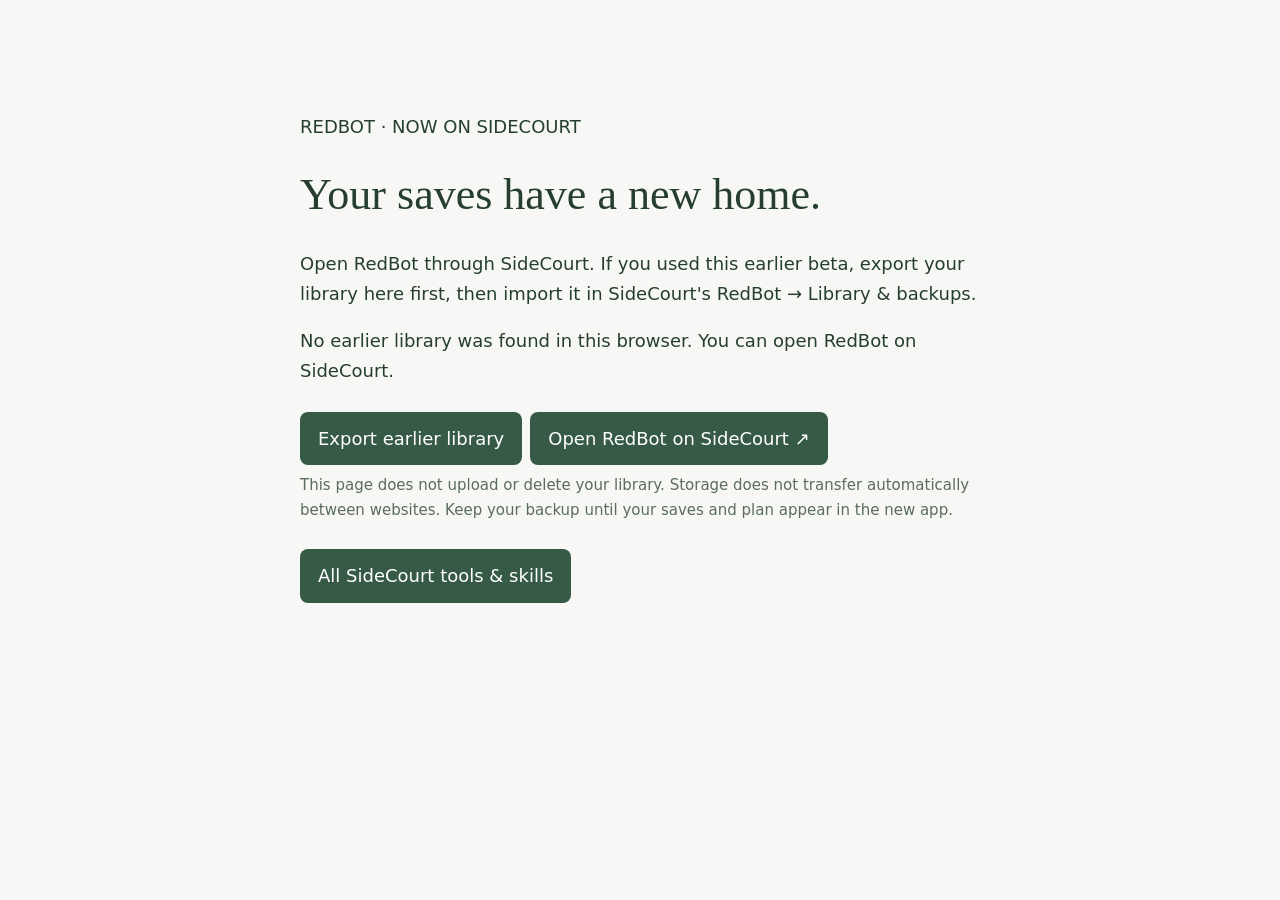
<file: index.html>
<!doctype html><html lang="en"><head><meta charset="utf-8"><meta name="viewport" content="width=device-width,initial-scale=1"><title>RedBot has moved to SideCourt</title><meta name="description" content="Open RedBot through SideCourt. Export an existing GitHub Pages browser library before moving."><link rel="canonical" href="https://sidecourt.space/drops/redbot/"><style>body{max-width:680px;margin:70px auto;padding:24px;background:#f7f8f5;color:#263e30;font:18px/1.65 system-ui}h1{font:44px/1.1 Georgia,serif}a,button{display:inline-block;padding:12px 18px;background:#365a46;color:white;border:0;border-radius:8px;text-decoration:none;font:inherit;margin:8px 8px 8px 0}small{display:block;color:#5b6c5c}</style></head><body><p>REDBOT · NOW ON SIDECOURT</p><h1>Your saves have a new home.</h1><p>Open RedBot through SideCourt. If you used this earlier beta, export your library here first, then import it in SideCourt's RedBot → Library & backups.</p><p id="status" role="status">Checking this browser's earlier library...</p><button id="export" disabled>Export earlier library</button><a href="https://sidecourt.space/drops/redbot/app/">Open RedBot on SideCourt ↗</a><small>This page does not upload or delete your library. Storage does not transfer automatically between websites. Keep your backup until your saves and plan appear in the new app.</small><p><a href="https://sidecourt.space/tools/">All SideCourt tools & skills</a></p><script>
let library;const status=document.querySelector('#status'),button=document.querySelector('#export');
function fallback(){try{return JSON.parse(localStorage.getItem('shelf.library.v1')||'null')}catch{return null}}
function show(value,failed=false){library=value||fallback();if(Array.isArray(library?.items)){status.textContent=library.items.length+' saved items found in this browser. Export before moving.';button.disabled=false;}else status.textContent=failed?'The earlier library could not be read. It has not been deleted. Keep this browser data and contact Ming before moving.':'No earlier library was found in this browser. You can open RedBot on SideCourt.';}
try{const request=indexedDB.open('shelf-v1',1);request.onupgradeneeded=()=>{if(!request.result.objectStoreNames.contains('library'))request.result.createObjectStore('library')};request.onerror=()=>show(null,true);request.onsuccess=()=>{const db=request.result;try{const read=db.transaction('library').objectStore('library').get('current');read.onsuccess=()=>{show(read.result);db.close()};read.onerror=()=>{show(null,true);db.close()};}catch{show(null,true);db.close()}};}catch{show(null,true)}
button.onclick=()=>{if(!library)return;const url=URL.createObjectURL(new Blob([JSON.stringify(library)],{type:'application/json'}));const a=document.createElement('a');a.href=url;a.download='RedBot-before-SideCourt.json';a.click();setTimeout(()=>URL.revokeObjectURL(url),1000);status.textContent='Backup downloaded. Import it in SideCourt RedBot, then confirm your saves, notes and plan.';};
</script></body></html>
</file>
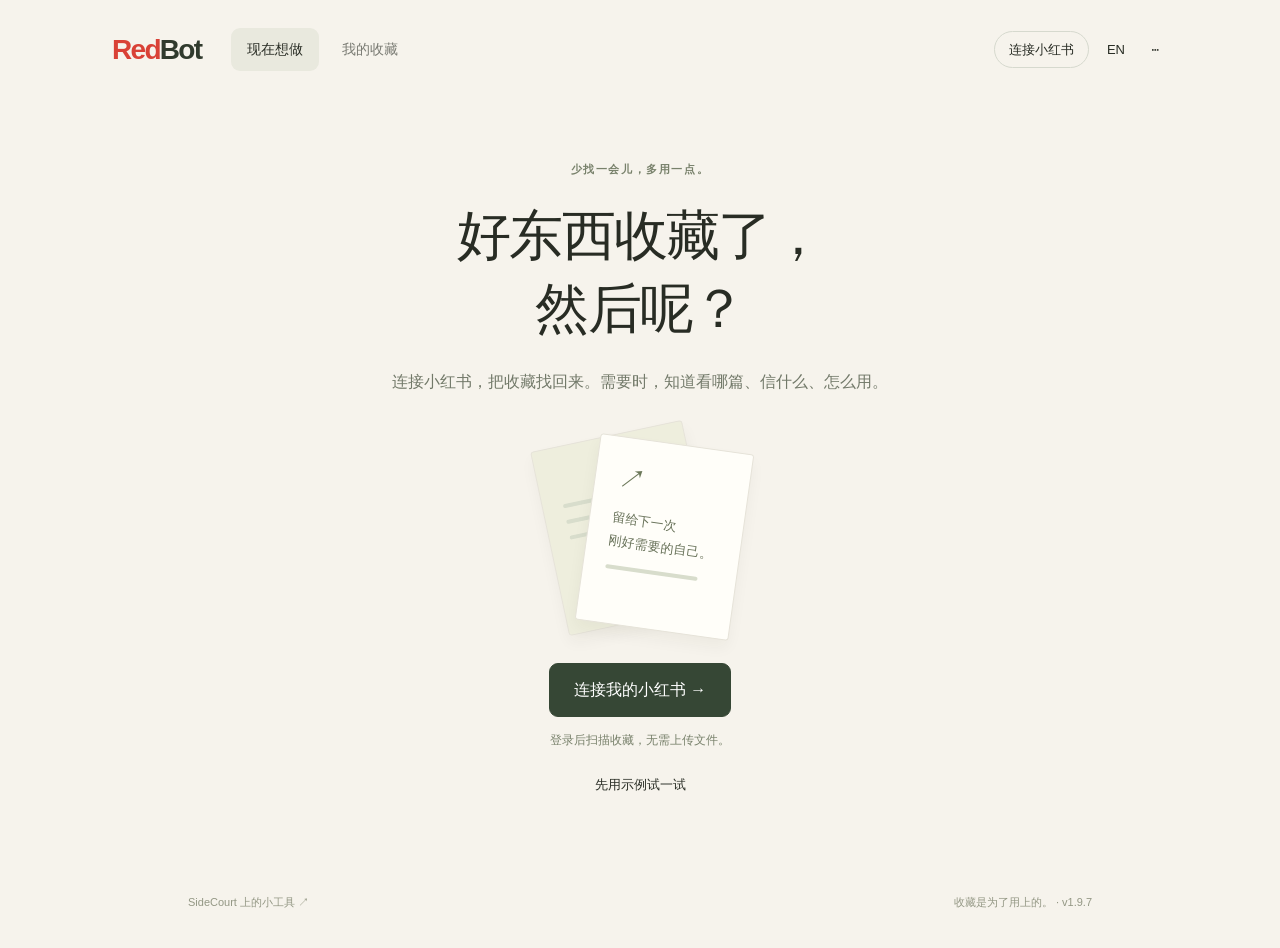
<file: source/app/index.html>
<!doctype html>
<html lang="zh-CN">
<head><meta charset="utf-8"><meta name="viewport" content="width=device-width,initial-scale=1"><meta name="theme-color" content="#f6f3ec"><meta name="referrer" content="no-referrer"><meta name="description" content="RedBot 连接你自己的小红书，扫描收藏、找到当前有用的笔记，检查条件，再把想法用到项目里。"><title>RedBot — 找回收藏，马上用起来</title><link rel="canonical" href="https://sidecourt.space/drops/redbot/app/"><link rel="icon" href="icon.svg"><link rel="manifest" href="manifest.webmanifest"><link rel="stylesheet" href="client.css?v=1.9.7"></head>
<body><header><a class="brand" href="https://sidecourt.space/drops/redbot/"><span>Red</span>Bot</a><nav aria-label="RedBot"><button id="nav-home" data-action="home">现在想做</button><button id="nav-library" data-action="library">我的收藏</button></nav><div class="header-end"><button id="account" data-action="connection">连接小红书</button><button id="language" data-action="language" aria-label="切换到英文">EN</button><button id="settings" data-action="settings" aria-label="设置与备份">⋯</button></div></header><main id="main"><p>正在打开 RedBot…</p></main><footer><a id="sidecourt-link" href="https://sidecourt.space/">SideCourt 上的小工具 ↗</a><button id="app-update" data-action="update-app" hidden>有新版本，保存并刷新</button><span id="foot-copy">收藏是为了用上的。</span></footer><dialog id="dialog"><button id="dialog-close" aria-label="关闭">×</button><div id="dialog-body"></div></dialog><div id="notice" role="status" aria-live="polite" hidden></div><input id="backup-file" type="file" accept=".json,application/json" hidden><script src="demo.js?v=1.6"></script><script src="core.js?v=1.9.7"></script><script src="vendor/opencc/t2cn.js?v=1.4.2"></script><script src="text.js?v=1.9.7"></script><script src="check.js?v=1.9.7"></script><script src="ai.js?v=1.9.7"></script><script src="client.js?v=1.9.7"></script><script>if(location.protocol!=="file:"&&"serviceWorker" in navigator)navigator.serviceWorker.register("sw.js").catch(()=>{});</script></body></html>
</file>
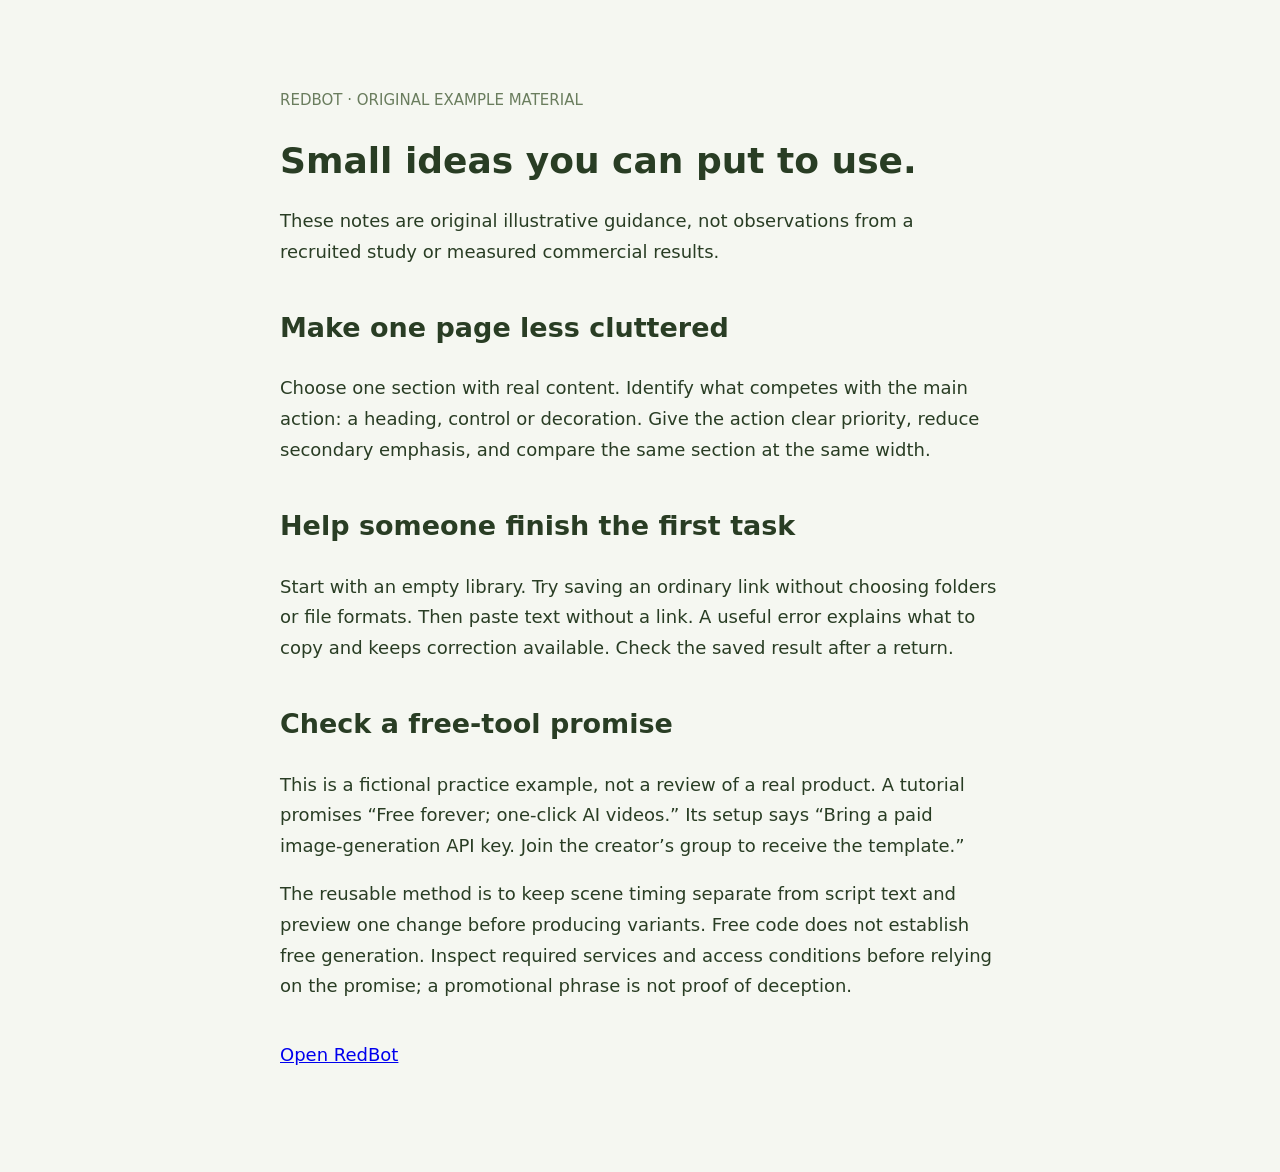
<file: example-notes.html>
<!doctype html><html lang="en"><meta charset="utf-8"><meta name="viewport" content="width=device-width,initial-scale=1"><title>RedBot — original example notes</title><style>body{max-width:720px;margin:60px auto;padding:24px;font:18px/1.7 system-ui;color:#293d24;background:#f5f7f1}h1{line-height:1.2}section{margin:38px 0}small{color:#6a7d5e}</style><small>REDBOT · ORIGINAL EXAMPLE MATERIAL</small><h1>Small ideas you can put to use.</h1><p>These notes are original illustrative guidance, not observations from a recruited study or measured commercial results.</p><section id="layout"><h2>Make one page less cluttered</h2><p>Choose one section with real content. Identify what competes with the main action: a heading, control or decoration. Give the action clear priority, reduce secondary emphasis, and compare the same section at the same width.</p></section><section id="first-use"><h2>Help someone finish the first task</h2><p>Start with an empty library. Try saving an ordinary link without choosing folders or file formats. Then paste text without a link. A useful error explains what to copy and keeps correction available. Check the saved result after a return.</p></section><section id="claims"><h2>Check a free-tool promise</h2><p>This is a fictional practice example, not a review of a real product. A tutorial promises “Free forever; one-click AI videos.” Its setup says “Bring a paid image-generation API key. Join the creator’s group to receive the template.”</p><p>The reusable method is to keep scene timing separate from script text and preview one change before producing variants. Free code does not establish free generation. Inspect required services and access conditions before relying on the promise; a promotional phrase is not proof of deception.</p></section><p><a href="./">Open RedBot</a></p></html>
</file>
<file: source/app/client.css>
@font-face{font-family:RedBotFallback;src:local("Georgia")}*{box-sizing:border-box}html{color:#282c24;background:#f6f3ec;font-family:ui-sans-serif,-apple-system,BlinkMacSystemFont,"PingFang SC","Microsoft YaHei",sans-serif;font-size:16px}body{margin:0}button,input,textarea,select{font:inherit}button,a.button{border:1px solid #d6d9ce;background:transparent;border-radius:9px;padding:11px 16px;color:inherit;cursor:pointer;text-decoration:none;line-height:1.5}button:hover,a.button:hover{background:#e9e9de}button:disabled{opacity:.55;cursor:wait}button:focus-visible,input:focus-visible,textarea:focus-visible,select:focus-visible,a:focus-visible,summary:focus-visible{outline:3px solid #8b9c63;outline-offset:3px}button.primary{background:#364735;color:#fff;border-color:#364735}button.primary:hover{background:#273825}button.quiet{border-color:transparent;padding-left:0;padding-right:0}button.danger{color:#943d32}a{color:#405736;text-underline-offset:4px}header{max-width:1120px;margin:auto;padding:28px 32px;display:flex;align-items:center;gap:30px}.brand{font-weight:800;font-size:28px;letter-spacing:-1.7px;white-space:nowrap;text-decoration:none;color:#303a2d}.brand span{color:#d94136}header nav{display:flex;gap:7px}header nav button{border:0;opacity:.6;font-size:14px}header nav button[aria-current=page]{opacity:1;background:#e9e9de}.header-end{margin-left:auto;display:flex;align-items:center;gap:9px}.header-end button{font-size:13px;border-color:transparent;padding:8px;max-width:210px;overflow:hidden;text-overflow:ellipsis;white-space:nowrap}#account{border-color:#d6d9ce;border-radius:24px;padding:8px 14px}#main{max-width:1000px;min-height:72vh;margin:auto;padding:48px 48px 64px}.intro{text-align:center;margin:12px auto 0;max-width:680px}.intro.compact{margin-top:34px}.eyebrow{font-size:11px;letter-spacing:1.6px;color:#78816b;font-weight:600;margin:0 0 20px}h1{font-weight:520;letter-spacing:-1.7px;font-size:clamp(32px,4.4vw,54px);line-height:1.35;margin:0 0 22px}h2{font-size:26px;line-height:1.45;font-weight:550;letter-spacing:-.4px;margin:0 0 15px}h3{font-size:18px;font-weight:600;margin:0 0 13px}p{line-height:1.85;margin:10px 0 18px;overflow-wrap:anywhere}.lead{color:#727969;font-size:16px;max-width:510px;margin:0 auto;line-height:1.9}.paper-stack{height:220px;width:230px;position:relative;margin:30px auto 15px}.paper{position:absolute;width:155px;height:188px;background:#fffef9;border:1px solid #e6e3d9;box-shadow:0 8px 15px #29391b0b;border-radius:3px}.paper.back{left:23px;top:6px;transform:rotate(-12deg);background:#eeeedd;padding:45px 20px}.paper.front{top:15px;left:62px;transform:rotate(8deg);padding:22px}.paper.front span{font-size:28px;color:#6b7758}.paper p{font-size:13px;line-height:1.8;color:#677158;margin:9px 0}.paper i{height:4px;display:block;background:#d8ddcc;width:85%;margin:12px 0;border-radius:4px}.paper i:nth-child(2){width:62%}.welcome{text-align:center}.welcome .primary{padding:14px 24px}.welcome p{font-size:12px;color:#78816b;margin:12px 0 0}.welcome .quiet{font-size:13px;margin-top:12px}.goal-form{max-width:690px;margin:32px auto 0;padding:16px;background:#fffef9;border:1px solid #d7dace;border-radius:16px;box-shadow:0 9px 30px #2a402508;display:flex;flex-wrap:wrap;gap:10px;justify-content:flex-end}.goal-form textarea{flex:1 1 100%;background:transparent;border:0;min-height:74px;resize:vertical;font-size:17px;line-height:1.8;padding:4px 8px}.goal-form button{font-size:14px}.under-goal{max-width:680px;margin:10px auto 30px;display:flex;justify-content:space-between;gap:10px}.under-goal button{border:0;color:#75806c;font-size:12px;padding:7px}.saved-plan{max-width:690px;margin:26px auto;display:grid;text-align:left;width:100%;grid-template-columns:1fr auto;padding:20px 24px;background:#eeefdf;border:0}.saved-plan small{grid-column:1;display:block;color:#7e876b;font-size:10px;letter-spacing:1px;margin-bottom:8px}.saved-plan strong{grid-column:1;font-size:15px;font-weight:500}.saved-plan span{grid-column:2;grid-row:1/3;align-self:center}.answer{max-width:690px;border-top:1px solid #dce0d2;padding:30px 0;margin:30px auto}.answer h2{font-size:25px}.source-line,.muted{font-size:13px;color:#7b8075}.answer blockquote,blockquote{margin:16px 0;padding:15px 19px;background:#eeefe4;border-left:2px solid #a1ab8c;line-height:1.9;white-space:pre-wrap;overflow-wrap:anywhere}.actions{display:flex;flex-wrap:wrap;gap:10px;margin-top:20px}.actions button,.actions a{font-size:13px}.sync-line{display:flex;align-items:center;gap:7px;font-size:11px;color:#818774;max-width:690px;margin:24px auto;flex-wrap:wrap}.sync-line button{border:0;padding:3px;color:#606f51;font-size:11px;text-decoration:underline;text-underline-offset:3px}.status-dot{width:5px;height:5px;background:#7c915a;border-radius:50%;flex:none}.library-heading{display:flex;justify-content:space-between;align-items:center;margin:12px 0 0}.library-heading h1{font-size:36px;margin-bottom:0}.library-heading .eyebrow{margin-bottom:14px}.library-heading button{font-size:13px}.library-heading+.sync-line{max-width:none}.library-search{display:flex;gap:10px;margin:30px 0 12px}.library-search input{flex:1;min-width:0}.filters{display:flex;flex-wrap:wrap;gap:8px}.filters select{font-size:12px;padding:8px 25px 8px 10px;width:auto;min-width:100px;max-width:100%}.result-count{color:#828977;font-size:12px;margin:24px 0 16px}.cards{display:grid;grid-template-columns:repeat(3,minmax(0,1fr));gap:22px 18px}.save-card{position:relative;min-width:0}.card-open{padding:0;text-align:left;width:100%;overflow:hidden;border-color:#e2e3d8;background:#fbfaf5;height:100%;display:flex;flex-direction:column;border-radius:10px}.card-open img,.cover-letter{width:100%;height:150px;object-fit:cover;background:#e9eadc}.cover-letter{display:grid;place-items:center;font-size:28px;letter-spacing:7px;color:#9ba88b;font-weight:300}.card-body{display:flex;flex-direction:column;gap:10px;padding:17px 18px 20px}.card-body small{font-size:10px;color:#868d7b}.card-body strong{font-weight:550;font-size:15px;line-height:1.7;word-break:break-word}.card-body>span{font-size:11px;color:#8b8e82}.star{position:absolute;top:10px;right:10px;border:0;background:#fffef8e6;font-size:22px;line-height:1;padding:6px;border-radius:50%;width:35px;height:35px;color:#7f886d}.star.selected{color:#7c7e3f}.empty{grid-column:1/-1;text-align:center;padding:60px 0}#more{display:block;margin:32px auto}footer{max-width:1000px;margin:auto;padding:25px 48px 38px;display:flex;justify-content:space-between;font-size:11px;color:#939784}footer a{color:inherit;text-decoration:none}dialog{border:1px solid #d7dbcb;border-radius:18px;background:#fcfaf4;color:#2d3529;padding:38px;width:min(650px,calc(100% - 32px));max-height:88dvh;box-shadow:0 25px 100px #17281025}dialog::backdrop{background:#27322155;backdrop-filter:blur(3px)}#dialog-close{position:absolute;right:15px;top:13px;border:0;font-size:24px;padding:3px 9px;color:#7e8970}#dialog-body>h2{padding-right:18px}dialog section{border-top:1px solid #e1e4d7;padding:25px 0 7px;margin-top:25px}dialog p{font-size:14px}dialog .eyebrow{margin-bottom:12px}.detail-head{padding-right:15px}.detail-head h2{font-size:25px}label{display:block;font-size:13px;font-weight:500;margin:18px 0 8px}input,textarea,select{border:1px solid #d6dccb;border-radius:8px;background:#fffdf8;padding:11px 12px;color:#35432d;width:100%;min-width:0}textarea{resize:vertical;line-height:1.8}form>.primary{margin-top:18px}.check-row{display:flex;align-items:flex-start;gap:9px;font-weight:400;line-height:1.65}.check-row input{width:17px;height:17px;flex:none;margin-top:4px;accent-color:#536643}.check-row span{flex:1}.privacy-note,.coverage-note{background:#eef0e5;border-radius:9px;padding:15px 17px;color:#6c775d}.privacy-note{margin:22px 0}.privacy-note strong{font-size:13px}.privacy-note p{font-size:12px;line-height:1.85;margin-bottom:10px}.privacy-note p:last-child{margin-bottom:0}.coverage-note{font-size:12px!important;line-height:1.9}.login-qr{display:block;width:240px;max-width:100%;margin:20px auto;border:12px solid white;border-radius:9px}.connected-name{font-size:19px;color:#557047}.scan-facts{display:flex;justify-content:space-around;gap:12px;padding:24px 0;border-bottom:1px solid #e1e4d6}.scan-facts>div{text-align:center}.scan-facts strong{display:block;font-size:28px;font-weight:500}.scan-facts span{font-size:10px;color:#818b71;display:block;margin-top:9px}.dialog-foot{margin-top:24px;padding-top:20px;border-top:1px solid #e0e5d4}.dialog-foot button{font-size:12px}.error{color:#9e4238;background:#f5e9df;padding:12px;border-radius:7px}.cue{border-bottom:1px solid #e1e5d6;padding:12px 0;font-size:13px}.cue blockquote{font-size:12px}summary{cursor:pointer;line-height:1.8}.full-source{margin-top:25px;font-size:13px}.prewrap{white-space:pre-wrap}.setting{display:flex;justify-content:space-between;align-items:center;gap:15px;padding:18px 0;border-bottom:1px solid #e1e5d6;font-size:13px}.setting button{flex:none;font-size:12px}#notice{position:fixed;bottom:24px;left:50%;transform:translateX(-50%);max-width:min(560px,calc(100% - 32px));width:max-content;background:#34442f;color:#fffdf7;padding:13px 20px;border-radius:10px;box-shadow:0 4px 25px #23331c25;font-size:13px;z-index:20;line-height:1.7}.sr-only{position:absolute;width:1px;height:1px;padding:0;margin:-1px;overflow:hidden;clip:rect(0,0,0,0);white-space:nowrap;border:0}[hidden]{display:none!important}@media(max-width:640px){header{padding:20px 20px 0;gap:10px;flex-wrap:wrap}.brand{font-size:26px}header nav{order:3;width:100%;justify-content:center;border-bottom:1px solid #e0e3d5;margin-top:10px;padding-bottom:12px}.header-end{gap:3px}.header-end button{font-size:11px;padding:7px;max-width:140px}#account{padding:7px 10px}#main{padding:32px 22px 40px;min-height:68vh}.intro{margin-top:15px}.intro.compact{margin-top:16px}.intro .lead{font-size:14px;padding:0 5px}.eyebrow{font-size:10px;letter-spacing:1.1px;margin-bottom:19px}h1{font-size:35px;letter-spacing:-.7px}.paper-stack{height:210px;margin-top:26px}.goal-form{margin-top:26px;padding:12px}.goal-form textarea{font-size:16px}.goal-form button{font-size:12px;padding:10px 12px}.under-goal{gap:0}.under-goal button{font-size:11px;padding:7px 0}.answer{margin-top:24px}.answer h2{font-size:23px}.cards{grid-template-columns:repeat(2,minmax(0,1fr));gap:18px 12px}.card-open img,.cover-letter{height:125px}.card-body{padding:14px 12px}.card-body strong{font-size:13px;line-height:1.7}.card-body small{font-size:9px}.library-heading h1{font-size:31px}.library-heading button{font-size:11px;padding:9px 11px}.library-heading .eyebrow{font-size:8px}.filters select{max-width:calc(50% - 4px);flex:1;font-size:11px;min-width:110px}footer{padding:20px 22px 32px;font-size:9px}dialog{padding:32px 22px 25px;border-radius:14px;max-height:90dvh}dialog h2{font-size:23px}.detail-head h2{font-size:23px}.setting{align-items:flex-start}.scan-facts strong{font-size:25px}.scan-facts span{font-size:9px}.login-qr{width:220px}.sync-line{font-size:10px;line-height:1.7}}

.scan-panel{margin:24px 0;padding:20px 22px;border:1px solid #d6ddc8;border-radius:13px;background:#edf1e4;color:#4e6344}.scan-title{display:flex;align-items:center;gap:10px;flex-wrap:wrap}.scan-title strong{font-weight:600;font-size:14px}.scan-title>span:last-child{margin-left:auto;font-size:12px;color:#77856b}.scan-panel p{font-size:12px;line-height:1.8;margin:10px 0}.scan-panel button{font-size:11px;padding:5px 9px}.scan-title button{margin-left:auto}.scan-panel.warning{background:#f4efe3;border-color:#e3dcc9;color:#756a4b}.scan-panel.finished{background:transparent}.scan-pulse{height:8px;width:8px;border-radius:50%;background:#7d975b;animation:breath 1.5s infinite}.scan-track{height:3px;background:#dce5ce;overflow:hidden;border-radius:2px;margin:15px 0}.scan-track:after{content:"";display:block;width:30%;height:100%;background:#8fa971;animation:scan 2.2s ease-in-out infinite}@keyframes breath{50%{opacity:.35}}@keyframes scan{from{transform:translateX(-100%)}to{transform:translateX(440%)}}@media(prefers-reduced-motion:reduce){.scan-pulse,.scan-track:after{animation:none}}@media(max-width:640px){.scan-panel{padding:16px}.scan-title strong{font-size:13px}.scan-panel p{font-size:11px}}

#search-status{font-size:12px;color:#62675a;line-height:1.8;margin:12px 0}#search-status:empty{display:none}.match-evidence{margin:22px 0;padding-top:12px;border-top:1px solid #dedfd5}.match-evidence h3{font-size:14px}.match-evidence blockquote{font-size:14px;white-space:pre-wrap;overflow-wrap:anywhere}.video-reading time{font-variant-numeric:tabular-nums;color:#6b7162;font-size:12px;margin-right:8px}.video-reading details{margin:16px 0}.video-reading details p{white-space:pre-wrap;overflow-wrap:anywhere}.video-reading summary{cursor:pointer}.video-reading .warning{color:#a04b36}

#source-progress{display:grid;gap:12px;margin-bottom:12px}#source-progress [role=status]{white-space:pre-wrap;line-height:1.6}#app-update{font-size:12px;padding:7px 10px}

.useful-summary .summary-lead{font-size:17px;line-height:1.8;white-space:pre-wrap;overflow-wrap:anywhere}.useful-summary ul{padding-left:20px;line-height:1.8;font-size:14px}.useful-summary li{margin:9px 0}.source-caption{font-size:11px!important;color:#7b806e}.detail-secondary{border-top:1px solid #e1e4d7;padding:18px 0;margin-top:12px;font-size:13px}.detail-secondary>summary{font-weight:500}.brief-method{margin:20px 0;color:#68705d}.detail-secondary section{margin-top:16px}.useful-summary .primary{margin-top:8px}#source-progress [role=status]:empty{display:none}
</file>
